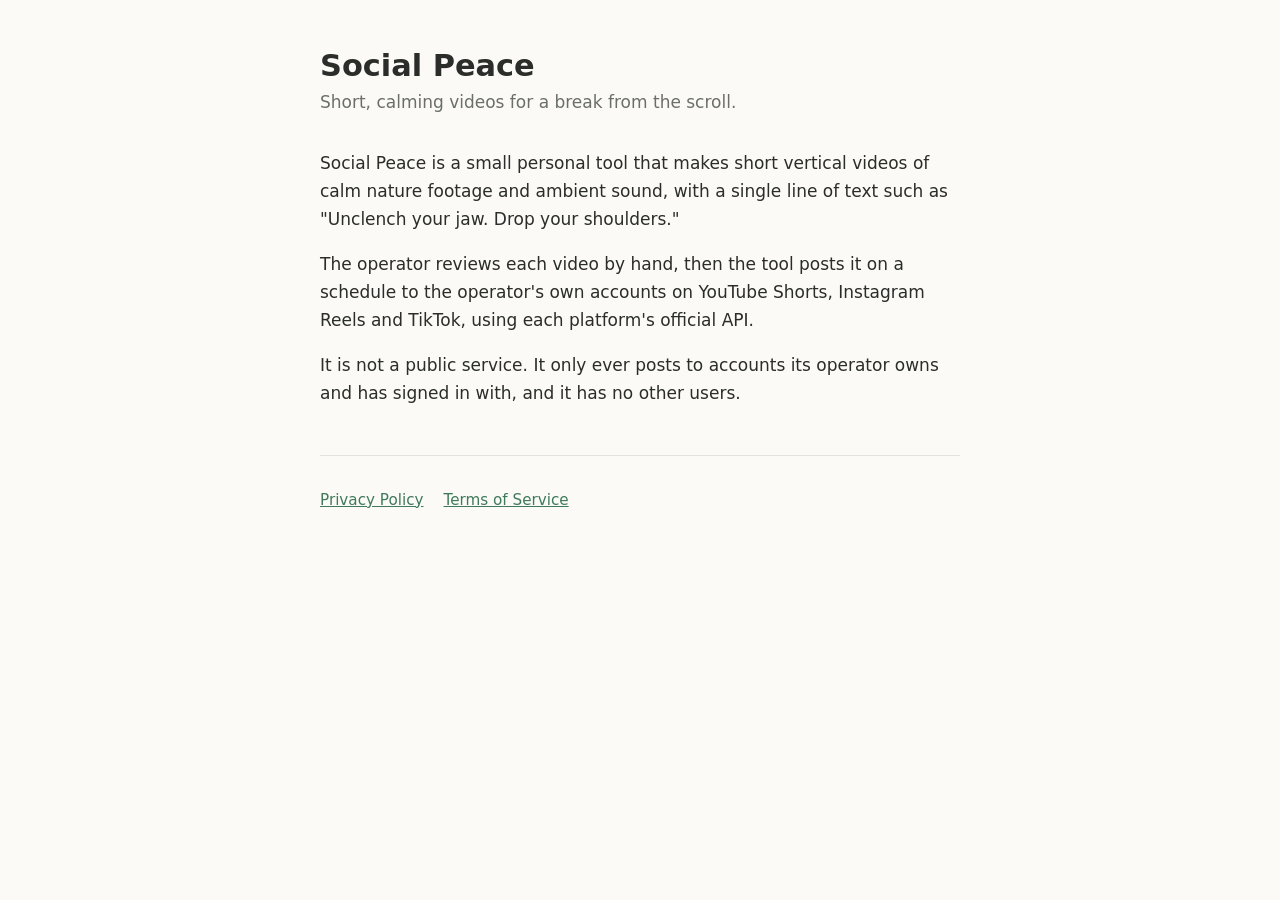
<file: docs/index.html>
<!doctype html>
<html lang="en">
<head>
<meta charset="utf-8">
<meta name="viewport" content="width=device-width, initial-scale=1">
<title>Social Peace</title>
<link rel="stylesheet" href="style.css">
</head>
<body>
<main>
  <h1>Social Peace</h1>
  <p class="meta">Short, calming videos for a break from the scroll.</p>

  <p>Social Peace is a small personal tool that makes short vertical videos of calm
  nature footage and ambient sound, with a single line of text such as
  "Unclench your jaw. Drop your shoulders."</p>

  <p>The operator reviews each video by hand, then the tool posts it on a schedule to
  the operator's own accounts on YouTube Shorts, Instagram Reels and TikTok, using
  each platform's official API.</p>

  <p>It is not a public service. It only ever posts to accounts its operator owns and
  has signed in with, and it has no other users.</p>

  <nav>
    <a href="privacy.html">Privacy Policy</a>
    <a href="terms.html">Terms of Service</a>
  </nav>
</main>
</body>
</html>
</file>
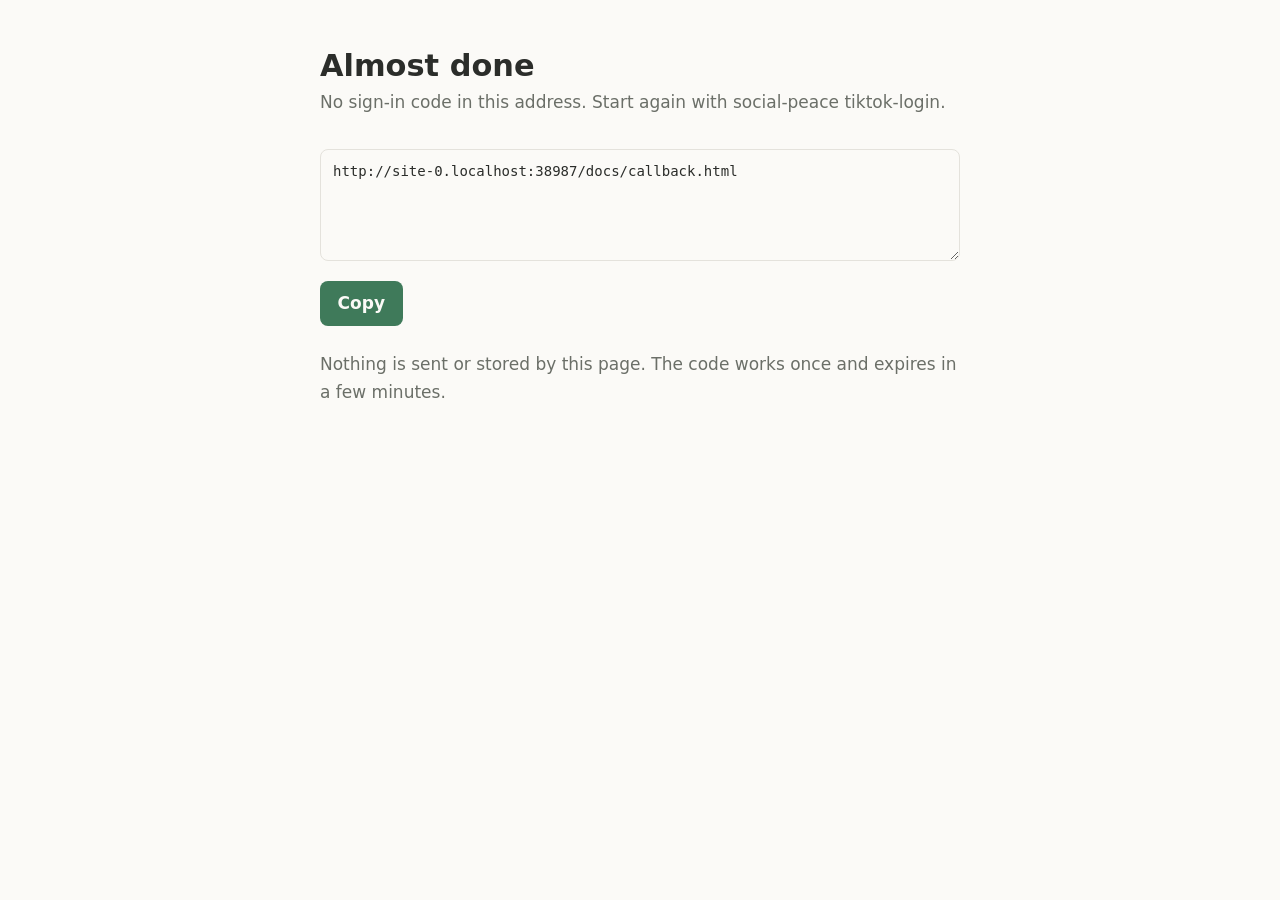
<file: docs/callback.html>
<!doctype html>
<html lang="en">
<head>
<meta charset="utf-8">
<meta name="viewport" content="width=device-width, initial-scale=1">
<meta name="robots" content="noindex">
<meta name="referrer" content="no-referrer">
<title>Sign-in Callback · Social Peace</title>
<link rel="stylesheet" href="style.css">
</head>
<body>
<main>
  <h1 id="heading">Almost done</h1>
  <p class="meta" id="lead">Copy this address and paste it into the terminal where
  <code>social-peace tiktok-login</code> is waiting.</p>
  <textarea id="url" readonly></textarea>
  <button id="copy" type="button">Copy</button>
  <p class="meta" style="margin-top:1.5rem">Nothing is sent or stored by this page.
  The code works once and expires in a few minutes.</p>
</main>
<script>
  const box = document.getElementById("url");
  const params = new URLSearchParams(location.search);
  box.value = location.href;
  if (params.has("error")) {
    document.getElementById("heading").textContent = "Sign-in was not completed";
    const lead = document.getElementById("lead");
    lead.className = "meta error";
    lead.textContent = params.get("error") + (params.get("error_description") ? ": " + params.get("error_description") : "");
  } else if (!params.has("code")) {
    document.getElementById("lead").textContent = "No sign-in code in this address. Start again with social-peace tiktok-login.";
  }
  document.getElementById("copy").addEventListener("click", async () => {
    box.select();
    try { await navigator.clipboard.writeText(box.value); } catch { document.execCommand("copy"); }
    document.getElementById("copy").textContent = "Copied";
  });
</script>
</body>
</html>
</file>
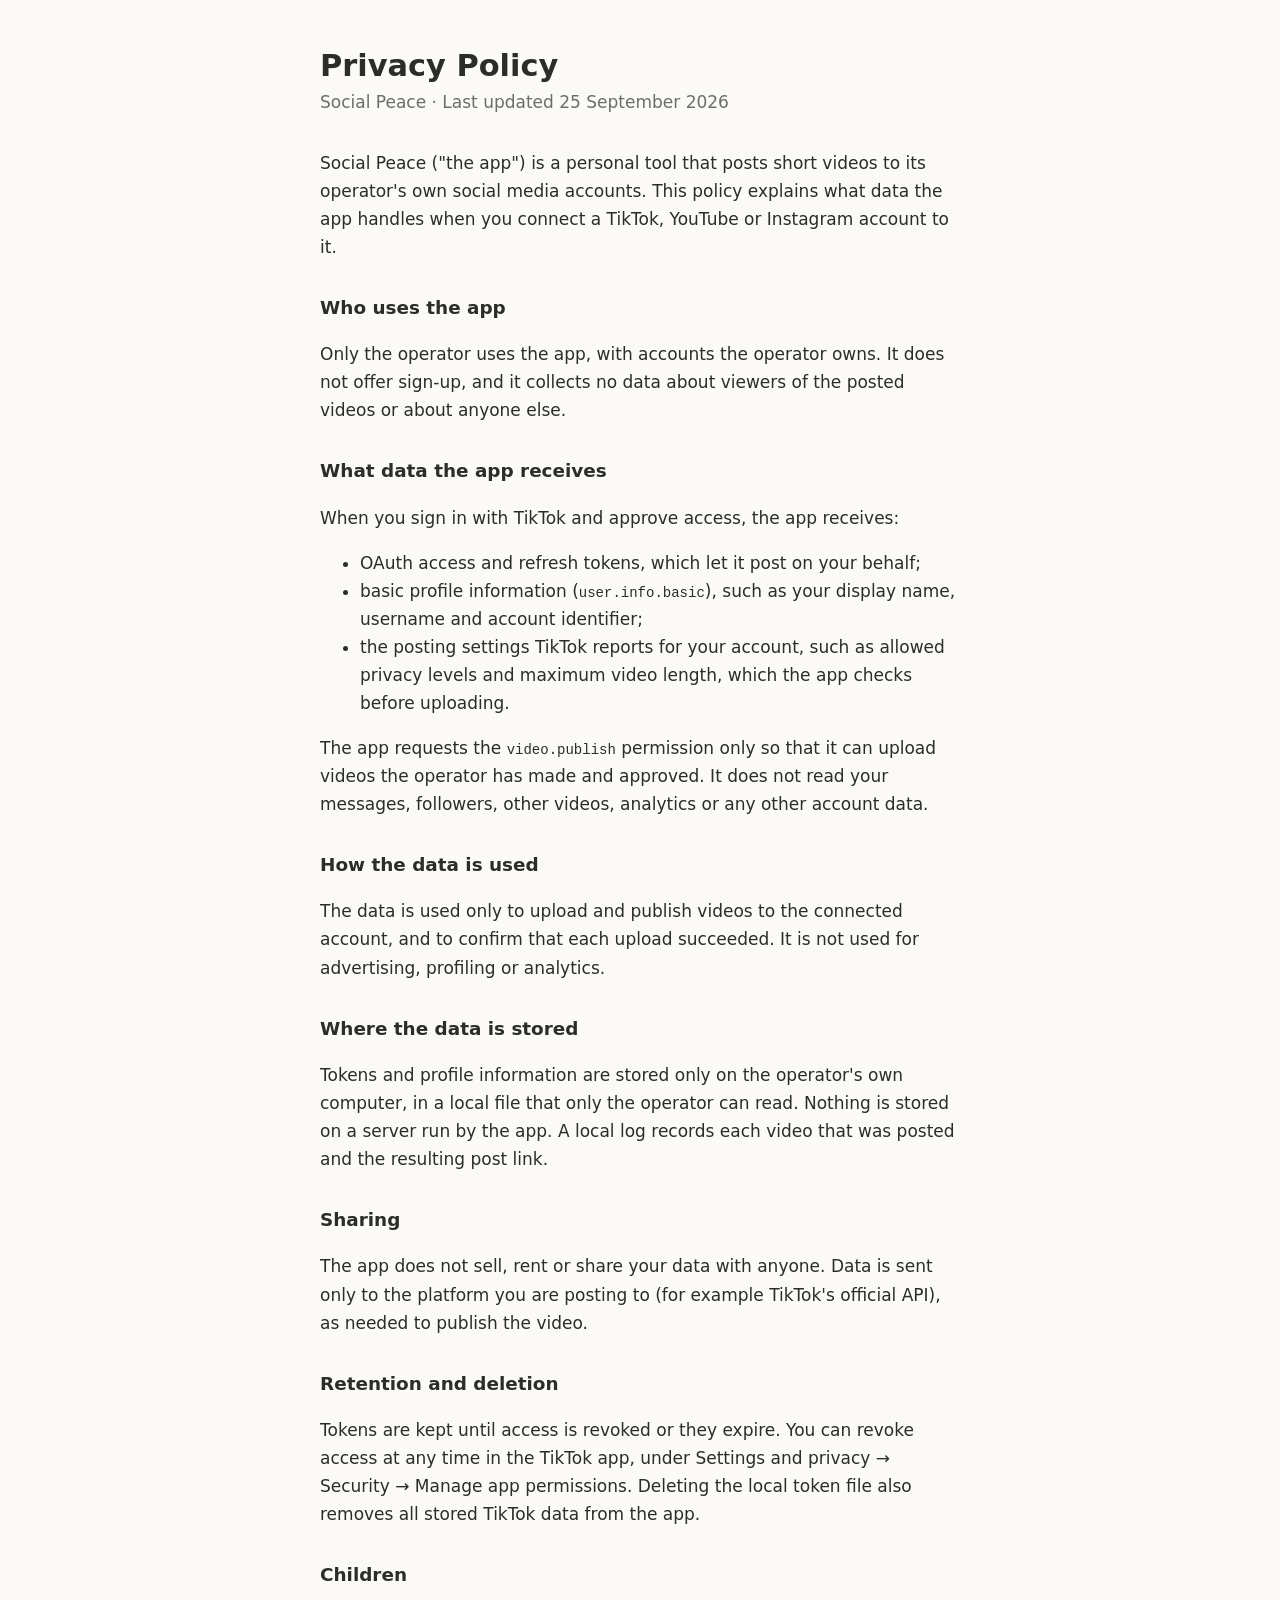
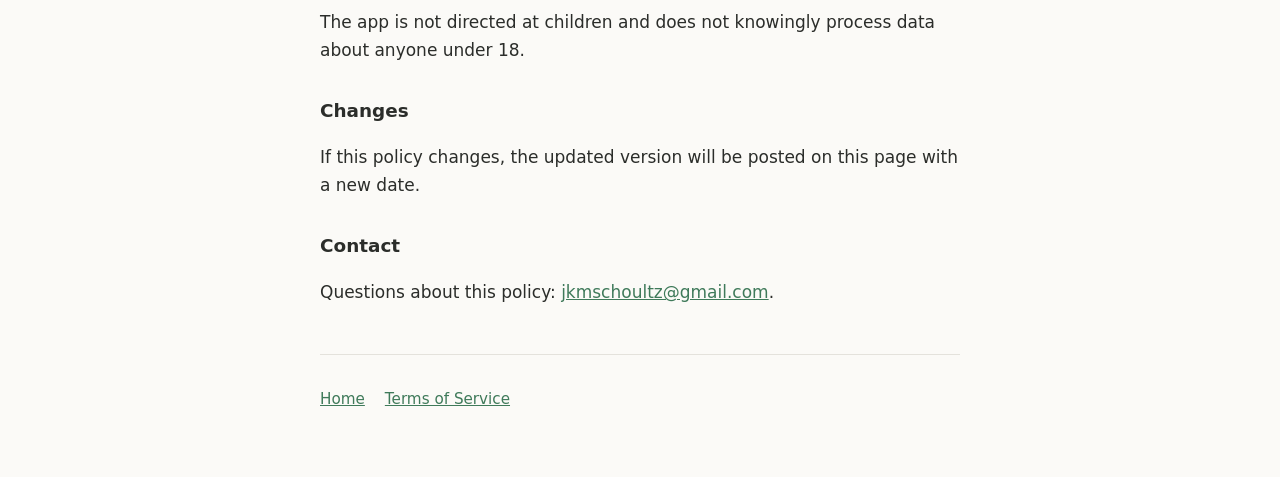
<file: docs/privacy.html>
<!doctype html>
<html lang="en">
<head>
<meta charset="utf-8">
<meta name="viewport" content="width=device-width, initial-scale=1">
<title>Privacy Policy · Social Peace</title>
<link rel="stylesheet" href="style.css">
</head>
<body>
<main>
  <h1>Privacy Policy</h1>
  <p class="meta">Social Peace · Last updated 25 September 2026</p>

  <p>Social Peace ("the app") is a personal tool that posts short videos to its
  operator's own social media accounts. This policy explains what data the app
  handles when you connect a TikTok, YouTube or Instagram account to it.</p>

  <h2>Who uses the app</h2>
  <p>Only the operator uses the app, with accounts the operator owns. It does not
  offer sign-up, and it collects no data about viewers of the posted videos or
  about anyone else.</p>

  <h2>What data the app receives</h2>
  <p>When you sign in with TikTok and approve access, the app receives:</p>
  <ul>
    <li>OAuth access and refresh tokens, which let it post on your behalf;</li>
    <li>basic profile information (<code>user.info.basic</code>), such as your
    display name, username and account identifier;</li>
    <li>the posting settings TikTok reports for your account, such as allowed
    privacy levels and maximum video length, which the app checks before
    uploading.</li>
  </ul>
  <p>The app requests the <code>video.publish</code> permission only so that it can
  upload videos the operator has made and approved. It does not read your
  messages, followers, other videos, analytics or any other account data.</p>

  <h2>How the data is used</h2>
  <p>The data is used only to upload and publish videos to the connected account,
  and to confirm that each upload succeeded. It is not used for advertising,
  profiling or analytics.</p>

  <h2>Where the data is stored</h2>
  <p>Tokens and profile information are stored only on the operator's own computer,
  in a local file that only the operator can read. Nothing is stored on a server
  run by the app. A local log records each video that was posted and the
  resulting post link.</p>

  <h2>Sharing</h2>
  <p>The app does not sell, rent or share your data with anyone. Data is sent only
  to the platform you are posting to (for example TikTok's official API), as
  needed to publish the video.</p>

  <h2>Retention and deletion</h2>
  <p>Tokens are kept until access is revoked or they expire. You can revoke access
  at any time in the TikTok app, under Settings and privacy → Security →
  Manage app permissions. Deleting the local token file also removes all stored
  TikTok data from the app.</p>

  <h2>Children</h2>
  <p>The app is not directed at children and does not knowingly process data about
  anyone under 18.</p>

  <h2>Changes</h2>
  <p>If this policy changes, the updated version will be posted on this page with a
  new date.</p>

  <h2>Contact</h2>
  <p>Questions about this policy: <a href="mailto:jkmschoultz@gmail.com">jkmschoultz@gmail.com</a>.</p>

  <nav>
    <a href="index.html">Home</a>
    <a href="terms.html">Terms of Service</a>
  </nav>
</main>
</body>
</html>
</file>
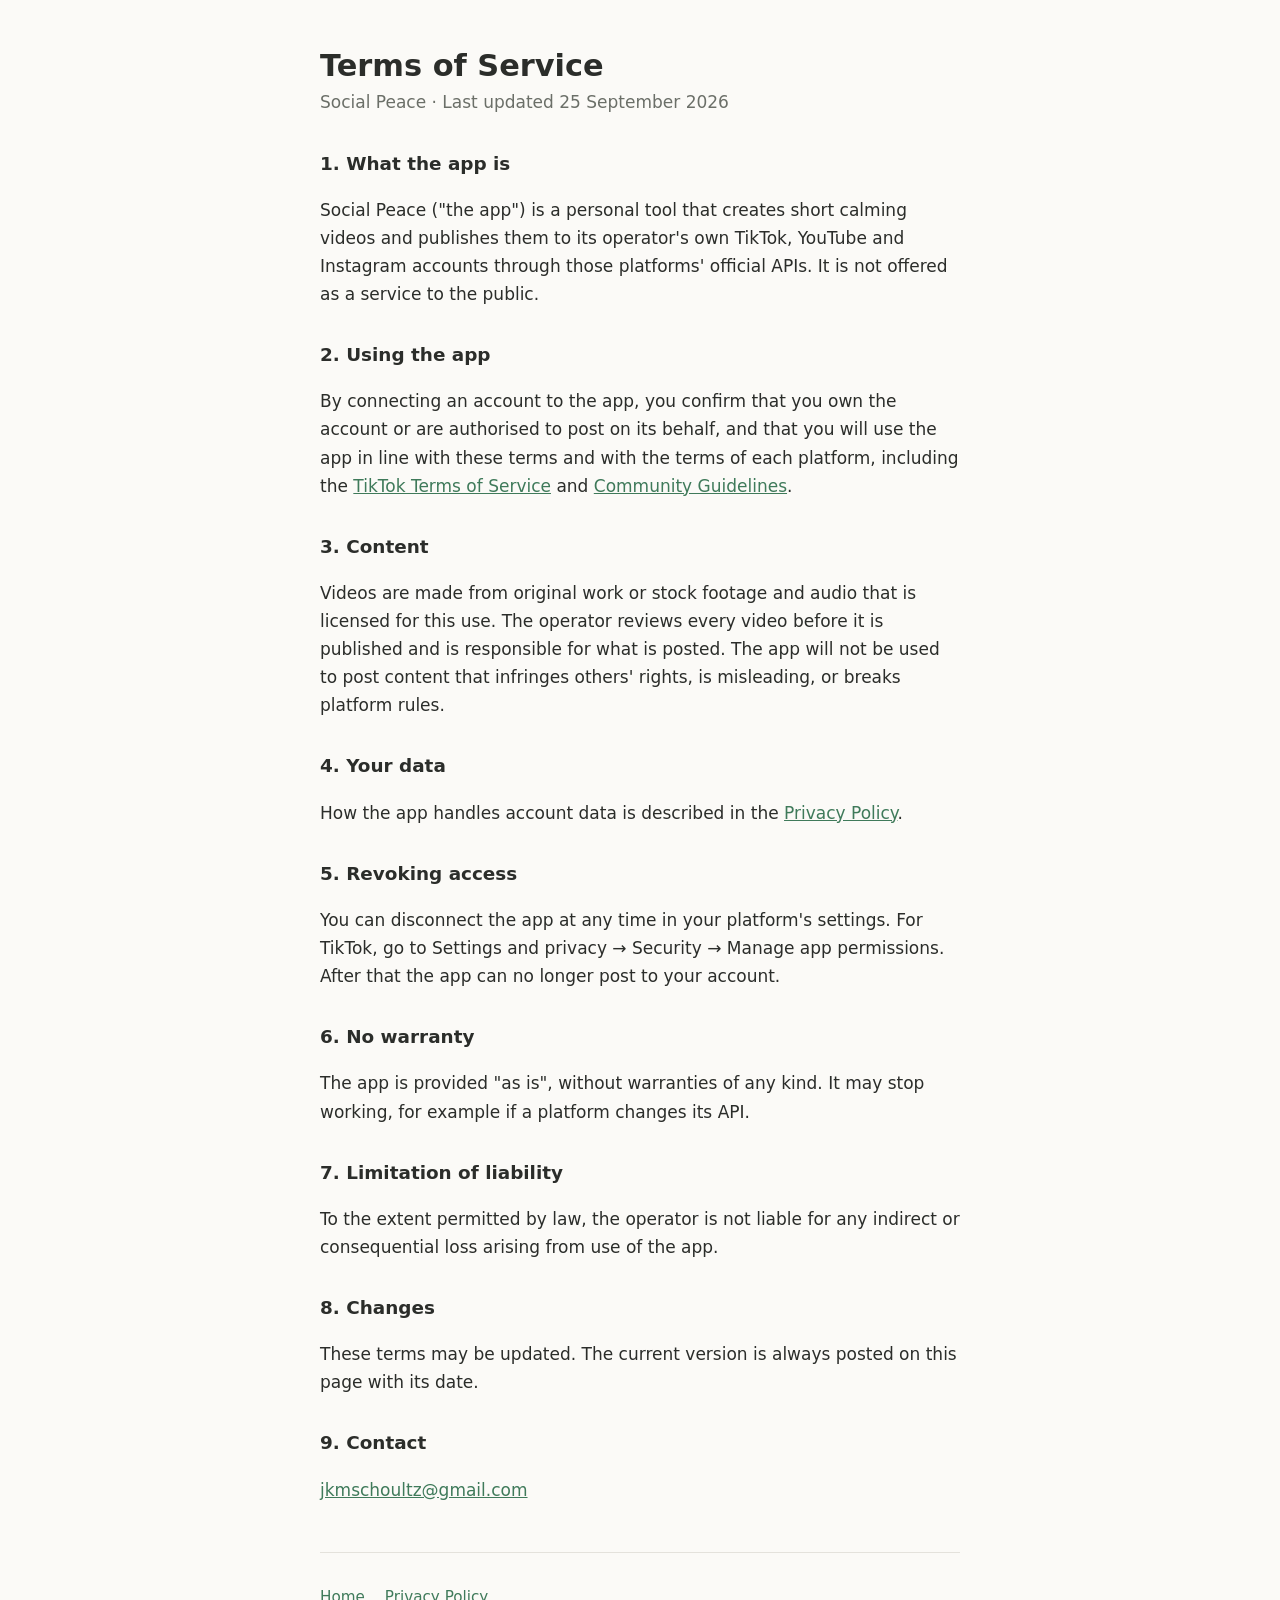
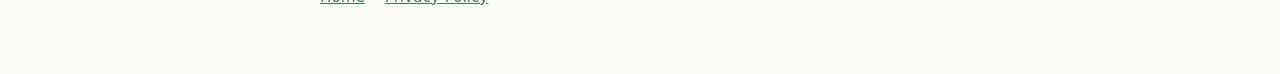
<file: docs/terms.html>
<!doctype html>
<html lang="en">
<head>
<meta charset="utf-8">
<meta name="viewport" content="width=device-width, initial-scale=1">
<title>Terms of Service · Social Peace</title>
<link rel="stylesheet" href="style.css">
</head>
<body>
<main>
  <h1>Terms of Service</h1>
  <p class="meta">Social Peace · Last updated 25 September 2026</p>

  <h2>1. What the app is</h2>
  <p>Social Peace ("the app") is a personal tool that creates short calming videos
  and publishes them to its operator's own TikTok, YouTube and Instagram accounts
  through those platforms' official APIs. It is not offered as a service to the
  public.</p>

  <h2>2. Using the app</h2>
  <p>By connecting an account to the app, you confirm that you own the account or
  are authorised to post on its behalf, and that you will use the app in line
  with these terms and with the terms of each platform, including the
  <a href="https://www.tiktok.com/legal/terms-of-service">TikTok Terms of Service</a>
  and <a href="https://www.tiktok.com/community-guidelines">Community Guidelines</a>.</p>

  <h2>3. Content</h2>
  <p>Videos are made from original work or stock footage and audio that is licensed
  for this use. The operator reviews every video before it is published and is
  responsible for what is posted. The app will not be used to post content that
  infringes others' rights, is misleading, or breaks platform rules.</p>

  <h2>4. Your data</h2>
  <p>How the app handles account data is described in the
  <a href="privacy.html">Privacy Policy</a>.</p>

  <h2>5. Revoking access</h2>
  <p>You can disconnect the app at any time in your platform's settings. For TikTok,
  go to Settings and privacy → Security → Manage app permissions. After that the
  app can no longer post to your account.</p>

  <h2>6. No warranty</h2>
  <p>The app is provided "as is", without warranties of any kind. It may stop
  working, for example if a platform changes its API.</p>

  <h2>7. Limitation of liability</h2>
  <p>To the extent permitted by law, the operator is not liable for any indirect or
  consequential loss arising from use of the app.</p>

  <h2>8. Changes</h2>
  <p>These terms may be updated. The current version is always posted on this
  page with its date.</p>

  <h2>9. Contact</h2>
  <p><a href="mailto:jkmschoultz@gmail.com">jkmschoultz@gmail.com</a></p>

  <nav>
    <a href="index.html">Home</a>
    <a href="privacy.html">Privacy Policy</a>
  </nav>
</main>
</body>
</html>
</file>
<file: docs/style.css>
:root { --bg: #fbfaf7; --fg: #2b2d2a; --muted: #6b6f68; --accent: #3f7a5a; --line: #e4e2dc; }
@media (prefers-color-scheme: dark) {
  :root { --bg: #181a18; --fg: #e6e7e3; --muted: #9da199; --accent: #7fbf99; --line: #2e312d; }
}
* { box-sizing: border-box; }
body { margin: 0; background: var(--bg); color: var(--fg);
  font: 17px/1.65 system-ui, -apple-system, "Segoe UI", sans-serif; }
main { max-width: 42rem; margin: 0 auto; padding: 3rem 1rem 4rem; }
h1 { font-size: 1.9rem; line-height: 1.2; margin: 0 0 .25rem; }
h2 { font-size: 1.15rem; margin: 2rem 0 .4rem; }
.meta { color: var(--muted); margin: 0 0 2rem; }
a { color: var(--accent); }
nav { display: flex; gap: 1.25rem; padding-top: 2rem; margin-top: 3rem; border-top: 1px solid var(--line); font-size: .95rem; }
code, textarea { font: 14px/1.4 ui-monospace, SFMono-Regular, Menlo, monospace; }
textarea { width: 100%; min-height: 7rem; padding: .75rem; background: transparent; color: var(--fg);
  border: 1px solid var(--line); border-radius: 8px; resize: vertical; word-break: break-all; }
button { margin-top: .75rem; padding: .55rem 1.1rem; border: 0; border-radius: 8px;
  background: var(--accent); color: var(--bg); font: inherit; font-weight: 600; cursor: pointer; }
.error { color: #c0533f; }
</file>
